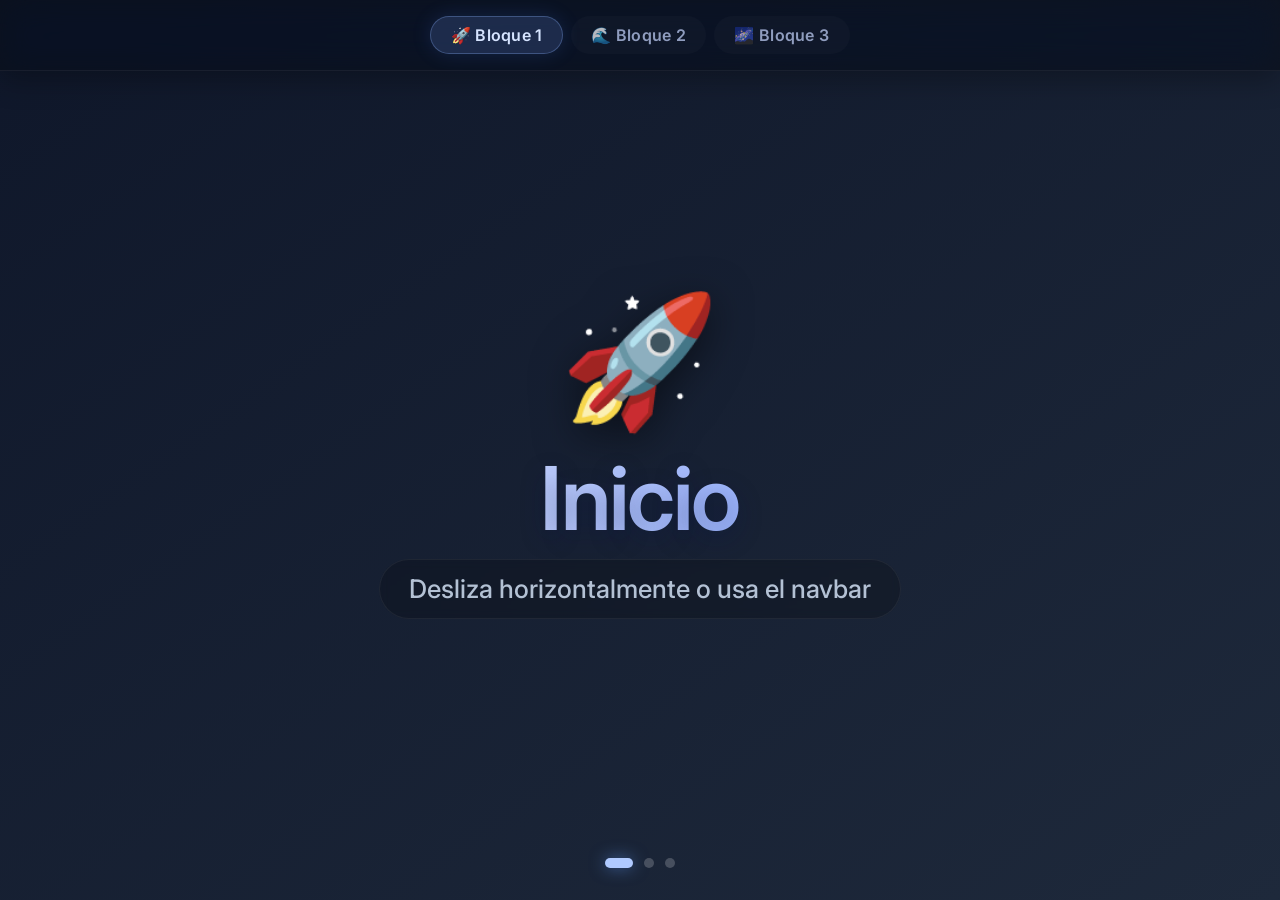
<file: slide.html>
<!DOCTYPE html>
<html lang="es">

<head>
    <meta charset="UTF-8" />
    <meta name="viewport" content="width=device-width, initial-scale=1.0, maximum-scale=1.0, user-scalable=no" />
    <title>Slider · Navbar + 3 bloques fullscreen</title>
    <link rel="preconnect" href="https://fonts.googleapis.com" />
    <link rel="preconnect" href="https://fonts.gstatic.com" crossorigin />
    <link href="https://fonts.googleapis.com/css2?family=Inter:opsz,wght@14..32,500;14..32,600&display=swap"
        rel="stylesheet" />
    <style>
        /* Reset total */
        * {
            margin: 0;
            padding: 0;
            box-sizing: border-box;
        }

        html,
        body {
            height: 100%;
            overflow: hidden;
            touch-action: none;
            background: #0b0e14;
            font-family: 'Inter', sans-serif;
            color: #f0f4ff;
            -webkit-tap-highlight-color: transparent;
        }

        /* Contenedor principal: ocupa toda la pantalla, sin desbordar */
        .viewport {
            position: fixed;
            top: 0;
            left: 0;
            width: 100%;
            height: 100vh;
            /* fallback */
            height: 100dvh;
            /* para móviles modernos */
            overflow: hidden;
            background: #0b0e14;
            /* color de fondo por si acaso */
            z-index: 1;
        }

        /* El slider interno: 3 veces el ancho, se mueve con translateX */
        .slides-track {
            display: flex;
            flex-wrap: nowrap;
            width: 300%;
            height: 100%;
            transition: transform 0.6s cubic-bezier(0.22, 1, 0.36, 1);
            will-change: transform;
            transform: translateX(0%);
            background: #0b0e14;
        }

        /* Cada bloque ocupa exactamente 1/3 del track, es decir, 100% del viewport */
        .block {
            flex: 0 0 33.3333%;
            /* 100% del viewport */
            height: 100%;
            display: flex;
            flex-direction: column;
            align-items: center;
            justify-content: center;
            padding: 2rem;
            text-align: center;
            user-select: none;
            position: relative;
            overflow: hidden;
        }

        /* Colores diferenciados */
        .block-1 {
            background: linear-gradient(145deg, #0f172a, #1e293b);
        }

        .block-2 {
            background: linear-gradient(145deg, #1a1a2e, #16213e);
        }

        .block-3 {
            background: linear-gradient(145deg, #0f1a2c, #1b2a3f);
        }

        /* Tipografía */
        .block h2 {
            font-size: clamp(2.8rem, 12vw, 5.5rem);
            font-weight: 600;
            letter-spacing: -0.02em;
            background: linear-gradient(to right, #c0d0ff, #a0b8ff);
            -webkit-background-clip: text;
            -webkit-text-fill-color: transparent;
            background-clip: text;
            margin-bottom: 0.5rem;
            text-shadow: 0 8px 24px rgba(0, 20, 80, 0.3);
        }

        .block p {
            font-size: clamp(1rem, 3vw, 1.6rem);
            font-weight: 500;
            color: rgba(220, 235, 255, 0.8);
            max-width: 600px;
            line-height: 1.5;
            background: rgba(0, 0, 0, 0.2);
            padding: 0.6rem 1.8rem;
            border-radius: 60px;
            backdrop-filter: blur(4px);
            border: 1px solid rgba(255, 255, 255, 0.06);
        }

        .block .emoji-big {
            font-size: clamp(4rem, 15vw, 8rem);
            margin-bottom: 0.5rem;
            display: block;
            filter: drop-shadow(0 10px 20px rgba(0, 0, 0, 0.5));
        }

        /* ---- NAVBAR ---- */
        .navbar {
            position: fixed;
            top: 0;
            left: 0;
            width: 100%;
            z-index: 100;
            display: flex;
            justify-content: center;
            gap: 0.5rem;
            padding: 1rem 1.5rem;
            background: rgba(10, 14, 23, 0.65);
            backdrop-filter: blur(16px) saturate(180%);
            -webkit-backdrop-filter: blur(16px) saturate(180%);
            border-bottom: 1px solid rgba(255, 255, 255, 0.06);
            box-shadow: 0 8px 30px rgba(0, 0, 0, 0.3);
            flex-wrap: wrap;
            pointer-events: auto;
        }

        .navbar button {
            background: transparent;
            border: none;
            padding: 0.5rem 1.2rem;
            font-family: 'Inter', sans-serif;
            font-weight: 600;
            font-size: 1rem;
            color: rgba(200, 215, 255, 0.7);
            border-radius: 40px;
            cursor: pointer;
            transition: 0.25s ease;
            letter-spacing: 0.3px;
            background: rgba(255, 255, 255, 0.02);
            border: 1px solid transparent;
            pointer-events: auto;
            touch-action: manipulation;
        }

        .navbar button:hover {
            background: rgba(255, 255, 255, 0.08);
            color: #f0f6ff;
            border-color: rgba(255, 255, 255, 0.1);
            transform: scale(1.02);
        }

        .navbar button.active {
            background: rgba(120, 160, 255, 0.18);
            color: #d6e4ff;
            border-color: rgba(140, 180, 255, 0.3);
            box-shadow: 0 0 20px rgba(80, 140, 255, 0.15);
            font-weight: 600;
        }

        /* Puntos indicadores */
        .dots {
            position: fixed;
            bottom: 2rem;
            left: 0;
            width: 100%;
            display: flex;
            justify-content: center;
            gap: 0.7rem;
            z-index: 90;
            pointer-events: none;
        }

        .dot {
            width: 10px;
            height: 10px;
            border-radius: 20px;
            background: rgba(255, 255, 255, 0.2);
            transition: 0.3s ease;
        }

        .dot.active {
            background: #b0caff;
            width: 28px;
            box-shadow: 0 0 16px rgba(100, 160, 255, 0.5);
        }

        @media (max-width: 768px) {
            .navbar {
                padding: 0.8rem 0.8rem;
                gap: 0.3rem;
            }

            .navbar button {
                font-size: 0.85rem;
                padding: 0.4rem 0.9rem;
            }

            .block h2 {
                font-size: clamp(2.5rem, 10vw, 4rem);
            }

            .block p {
                font-size: 0.95rem;
                padding: 0.4rem 1.2rem;
            }
        }
    </style>
</head>

<body>

    <!-- NAVBAR -->
    <nav class="navbar" id="navbar">
        <button data-index="0" class="active">🚀 Bloque 1</button>
        <button data-index="1">🌊 Bloque 2</button>
        <button data-index="2">🌌 Bloque 3</button>
    </nav>

    <!-- VIEWPORT + TRACK -->
    <div class="viewport">
        <div class="slides-track" id="slidesTrack">
            <section class="block block-1" data-index="0">
                <span class="emoji-big">🚀</span>
                <h2>Inicio</h2>
                <p>Desliza horizontalmente o usa el navbar</p>
            </section>
            <section class="block block-2" data-index="1">
                <span class="emoji-big">🌊</span>
                <h2>Explora</h2>
                <p>Slide táctil · fluido y sin saltos</p>
            </section>
            <section class="block block-3" data-index="2">
                <span class="emoji-big">🌌</span>
                <h2>Espacio</h2>
                <p>100% fullscreen · 100dvh</p>
            </section>
        </div>
    </div>

    <!-- DOTS -->
    <div class="dots" id="dotsContainer">
        <span class="dot active"></span>
        <span class="dot"></span>
        <span class="dot"></span>
    </div>

    <script>
        (function () {
            'use strict';

            const track = document.getElementById('slidesTrack');
            const navButtons = document.querySelectorAll('.navbar button');
            const dots = document.querySelectorAll('.dot');
            const total = 3;
            let current = 0;
            let animating = false;

            function goTo(index) {
                if (animating) return;
                if (index < 0) index = 0;
                if (index >= total) index = total - 1;
                if (index === current) return;

                animating = true;
                current = index;

                // Mover track: translateX(-current * 100 / total) = -current * 33.333%
                const percent = -(current * 100) / total;
                track.style.transform = 'translateX(' + percent + '%)';

                // Actualizar botones y dots
                navButtons.forEach((btn, i) => {
                    btn.classList.toggle('active', i === current);
                });
                dots.forEach((dot, i) => {
                    dot.classList.toggle('active', i === current);
                });

                const onFinish = () => {
                    animating = false;
                    track.removeEventListener('transitionend', onFinish);
                };
                track.addEventListener('transitionend', onFinish);
                setTimeout(() => {
                    if (animating) {
                        animating = false;
                        track.removeEventListener('transitionend', onFinish);
                    }
                }, 700);
            }

            // --- NAVBAR ---
            navButtons.forEach((btn) => {
                btn.addEventListener('click', function () {
                    const idx = parseInt(this.getAttribute('data-index'), 10);
                    if (!isNaN(idx)) goTo(idx);
                });
            });

            // --- TÁCTIL ---
            let startX = 0,
                startY = 0,
                swiping = false;
            const threshold = 30;

            track.addEventListener('touchstart', (e) => {
                if (animating) return;
                const t = e.touches[0];
                startX = t.clientX;
                startY = t.clientY;
                swiping = true;
            }, { passive: true });

            track.addEventListener('touchmove', (e) => {
                if (!swiping || animating) return;
                e.preventDefault();
            }, { passive: false });

            track.addEventListener('touchend', (e) => {
                if (!swiping || animating) {
                    swiping = false;
                    return;
                }
                swiping = false;
                if (!e.changedTouches || e.changedTouches.length === 0) return;
                const end = e.changedTouches[0];
                const dx = end.clientX - startX;
                const dy = end.clientY - startY;
                if (Math.abs(dx) > Math.abs(dy) && Math.abs(dx) > threshold) {
                    if (dx < 0 && current < total - 1) goTo(current + 1);
                    else if (dx > 0 && current > 0) goTo(current - 1);
                }
                startX = 0;
                startY = 0;
            }, { passive: true });

            track.addEventListener('touchcancel', () => {
                swiping = false;
                startX = 0;
                startY = 0;
            }, { passive: true });

            // --- RUEDA (trackpad horizontal) ---
            track.addEventListener('wheel', (e) => {
                const horiz = Math.abs(e.deltaX) > Math.abs(e.deltaY) * 0.6;
                if (!horiz) return;
                e.preventDefault();
                if (animating) return;
                if (e.deltaX > 30 && current > 0) goTo(current - 1);
                else if (e.deltaX < -30 && current < total - 1) goTo(current + 1);
            }, { passive: false });

            // --- TECLADO ---
            window.addEventListener('keydown', (e) => {
                if (e.key === 'ArrowLeft' || e.key === 'ArrowUp') {
                    e.preventDefault();
                    if (current > 0) goTo(current - 1);
                } else if (e.key === 'ArrowRight' || e.key === 'ArrowDown') {
                    e.preventDefault();
                    if (current < total - 1) goTo(current + 1);
                }
            });

            // --- Inicializar ---
            track.style.transform = 'translateX(0%)';
            navButtons.forEach((btn, i) => btn.classList.toggle('active', i === 0));
            dots.forEach((dot, i) => dot.classList.toggle('active', i === 0));
            current = 0;
            animating = false;

            console.log('✅ Slider fullscreen corregido y estable.');
        })();
    </script>
</body>

</html>
</file>
